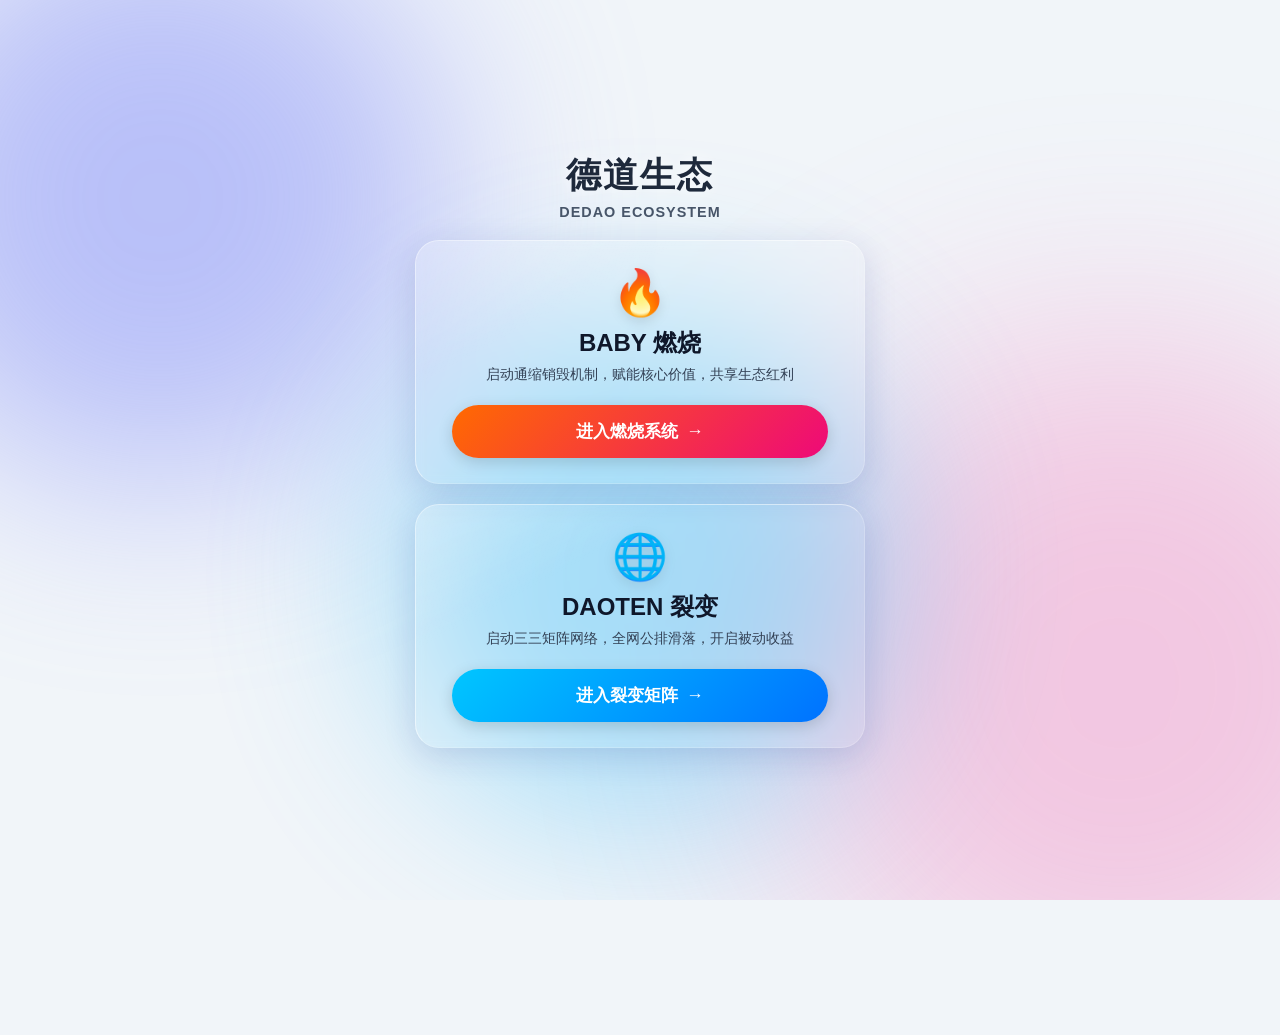
<file: index.html>
<!DOCTYPE html>
<html lang="zh-CN">
<head>
    <meta charset="UTF-8">
    <meta name="viewport" content="width=device-width, initial-scale=1.0, maximum-scale=1.0, user-scalable=no, viewport-fit=cover">
    <title>德道生态 DeDao Ecosystem</title>
    <style>
        /* 基础重置 */
        * {
            margin: 0;
            padding: 0;
            box-sizing: border-box;
            font-family: -apple-system, BlinkMacSystemFont, "Segoe UI", Roboto, Helvetica, Arial, sans-serif;
            -webkit-tap-highlight-color: transparent;
        }

        /* 锁死视口，一屏到底 */
        html, body {
            width: 100%;
            height: 100%;
            overflow: hidden; 
            position: fixed; 
            top: 0;
            left: 0;
            /* 升级为更纯净、有质感的浅冷银灰底色 */
            background-color: #f1f5f9; 
        }

        /* 高级感核心：流体光晕 (Mesh Gradient)
           利用超大范围的 filter: blur() 把色块融化成“光”，彻底告别土气 
        */
        .bg-shape-1 {
            position: absolute;
            width: 45vw;
            height: 45vw;
            min-width: 350px;
            min-height: 350px;
            background: #818cf8; /* 莫兰迪靛蓝 */
            border-radius: 50%;
            top: -10%;
            left: -10%;
            z-index: 1;
            /* 灵魂参数：极其强烈的模糊，把色块打散成光影 */
            filter: blur(100px); 
            opacity: 0.5;
            animation: float 15s ease-in-out infinite;
        }
        
        .bg-shape-2 {
            position: absolute;
            width: 55vw;
            height: 55vw;
            min-width: 400px;
            min-height: 400px;
            background: #f472b6; /* 极光粉 */
            border-radius: 50%;
            bottom: -15%;
            right: -15%;
            z-index: 1;
            filter: blur(120px);
            opacity: 0.35;
            animation: float 18s ease-in-out infinite reverse;
        }

        .bg-shape-3 {
            position: absolute;
            width: 40vw;
            height: 40vw;
            min-width: 300px;
            min-height: 300px;
            background: #38bdf8; /* 科技天蓝 */
            border-radius: 50%;
            top: 35%;
            left: 50%;
            transform: translateX(-50%);
            z-index: 1;
            filter: blur(90px);
            opacity: 0.4;
            animation: floatPulse 12s ease-in-out infinite;
        }

        /* 增加极其缓慢的呼吸悬浮动画，动态是“昂贵感”的来源 */
        @keyframes float {
            0% { transform: translateY(0) scale(1); }
            50% { transform: translateY(-40px) scale(1.05); }
            100% { transform: translateY(0) scale(1); }
        }
        @keyframes floatPulse {
            0% { transform: translate(-50%, 0) scale(1); }
            50% { transform: translate(-50%, -30px) scale(1.1); }
            100% { transform: translate(-50%, 0) scale(1); }
        }

        /* 保证主体内容在球体上面 */
        .main-wrapper {
            position: relative;
            z-index: 10;
            width: 100%;
            height: 100%;
            display: flex;
            flex-direction: column;
            align-items: center;
            justify-content: center;
            padding: 10px;
        }

        /* 顶部标题区域 */
        .header {
            text-align: center;
            margin-bottom: 20px;
        }
        .header h1 {
            font-size: 2.2rem;
            font-weight: 800;
            letter-spacing: 2px;
            color: #1e293b;
            margin-bottom: 5px;
            text-shadow: 0 0 15px rgba(255,255,255,0.8);
        }
        .header p {
            font-size: 0.9rem;
            color: #475569;
            letter-spacing: 1px;
            font-weight: 600;
        }

        /* 核心布局容器 */
        .portal-container {
            display: flex;
            flex-direction: column;
            gap: 20px;
            width: 92%; 
            max-width: 450px;
        }

        /* === 灵魂：浴室磨砂毛玻璃底板 === */
        .glass-card {
            width: 100%;
            background: rgba(255, 255, 255, 0);
            backdrop-filter: blur(5px);
            -webkit-backdrop-filter: blur(5px);
            border: 1.5px solid rgba(255, 255, 255, 0.2);
            border-top: 1.5px solid rgba(255, 255, 255, 0.5);
            border-left: 1.5px solid rgba(255, 255, 255, 0.5);
            border-radius: 24px;
            padding: 25px 15px;
            display: flex;
            flex-direction: column;
            align-items: center;
            position: relative;
            box-shadow: 0 8px 32px 0 rgba(31, 38, 135, 0.15);
            overflow: hidden;
        }

        /* 玻璃表面的对角线高光反光 (高级感的秘密) */
        .glass-card::before {
            content: '';
            position: absolute;
            top: -50%; left: -50%; width: 200%; height: 200%;
            background: linear-gradient(
                to bottom right, 
                rgba(255, 255, 255, 0.6) 0%, 
                rgba(255, 255, 255, 0.0) 40%, 
                rgba(255, 255, 255, 0.0) 100%
            );
            pointer-events: none;
            z-index: 1;
        }

        /* 卡片内部内容 */
        .card-content {
            display: flex;
            flex-direction: column;
            align-items: center;
            text-align: center;
            margin-bottom: 20px;
            z-index: 2;
        }

        .icon-box {
            font-size: 2.8rem;
            margin-bottom: 8px;
            filter: drop-shadow(0 4px 6px rgba(0, 0, 0, 0.1));
        }

        .card-content h2 {
            font-size: 1.5rem;
            font-weight: 800;
            margin-bottom: 6px;
            color: #0f172a; 
        }

        .card-content p {
            font-size: 0.85rem;
            color: #334155;
            line-height: 1.5;
            padding: 0 15px;
            font-weight: 500;
        }

        /* === 悬浮实体大按钮 === */
        .solid-btn {
            width: 90%; 
            padding: 15px 0;
            border-radius: 50px;
            font-size: 1.05rem;
            font-weight: 700;
            text-align: center;
            text-decoration: none;
            color: #ffffff;
            position: relative;
            z-index: 2;
            box-shadow: 0 4px 15px rgba(0, 0, 0, 0.15);
            display: flex;
            justify-content: center;
            align-items: center;
            gap: 8px;
            transition: all 0.2s ease;
        }

        .solid-btn:active {
            transform: translateY(2px);
            box-shadow: 0 2px 5px rgba(0, 0, 0, 0.2);
        }

        /* 燃烧按钮 */
        .btn-burn {
            background: linear-gradient(135deg, #ff6a00 0%, #ee0979 100%);
        }

        /* 裂变按钮 */
        .btn-fission {
            background: linear-gradient(135deg, #00c6ff 0%, #0072ff 100%);
        }

        .arrow {
            font-size: 1.1rem;
        }

        /* 📱 小屏幕适配保底 */
        @media (max-height: 700px) {
            .header { margin-bottom: 12px; }
            .header h1 { font-size: 1.8rem; }
            .portal-container { gap: 15px; }
            .glass-card { padding: 18px 10px; }
            .icon-box { font-size: 2.2rem; margin-bottom: 5px;}
            .card-content h2 { font-size: 1.3rem; }
            .card-content p { font-size: 0.8rem; display: -webkit-box; -webkit-line-clamp: 2; -webkit-box-orient: vertical; overflow: hidden; } 
            .solid-btn { padding: 12px 0; font-size: 0.95rem; }
        }
    </style>
</head>
<body>

    <div class="bg-shape-1"></div>
    <div class="bg-shape-2"></div>
    <div class="bg-shape-3"></div>

    <div class="main-wrapper">
        <div class="header">
            <h1>德道生态</h1>
            <p>DEDAO ECOSYSTEM</p>
        </div>

        <div class="portal-container">
            <div class="glass-card">
                <div class="card-content">
                    <div class="icon-box">🔥</div>
                    <h2>BABY 燃烧</h2>
                    <p>启动通缩销毁机制，赋能核心价值，共享生态红利</p>
                </div>
                <a href="./burn.html" id="btnBurn" class="solid-btn btn-burn">
                    进入燃烧系统 <span class="arrow">→</span>
                </a>
            </div>

            <div class="glass-card">
                <div class="card-content">
                    <div class="icon-box">🌐</div>
                    <h2>DAOTEN 裂变</h2>
                    <p>启动三三矩阵网络，全网公排滑落，开启被动收益</p>
                </div>
                <a href="./daoten.html" id="btnFission" class="solid-btn btn-fission">
                    进入裂变矩阵 <span class="arrow">→</span>
                </a>
            </div>
        </div>
    </div>

   <script>
        // 获取当前浏览器网址后面的参数（比如 ?ref=0x123...），如果没有参数，就等于空字符串
        const queryString = window.location.search || "";
        
        const btnBurn = document.getElementById('btnBurn');
        const btnFission = document.getElementById('btnFission');
        
        // 1. 处理燃烧按钮 (留在老页面)
        if (btnBurn) {
            btnBurn.href = "./burn.html" + queryString;
        }
        
        // 2. 处理裂变按钮 (无论有没有参数，都必须去 Netlify！)
        if (btnFission) {
            btnFission.addEventListener("click", function(event) {
                event.preventDefault(); // 阻止原本的跳转
                event.stopPropagation(); // 阻止事件冒泡
                event.stopImmediatePropagation(); // 杀死其他拦截

                // 拼装最终的 Netlify 网址，把参数带上
                var finalUrl = "https://daoten.netlify.app/" + queryString;
                
                // 强制新标签页打开
                window.location.href = finalUrl;
            }, true); 
        }
    </script>
</body>
</html>
</file>
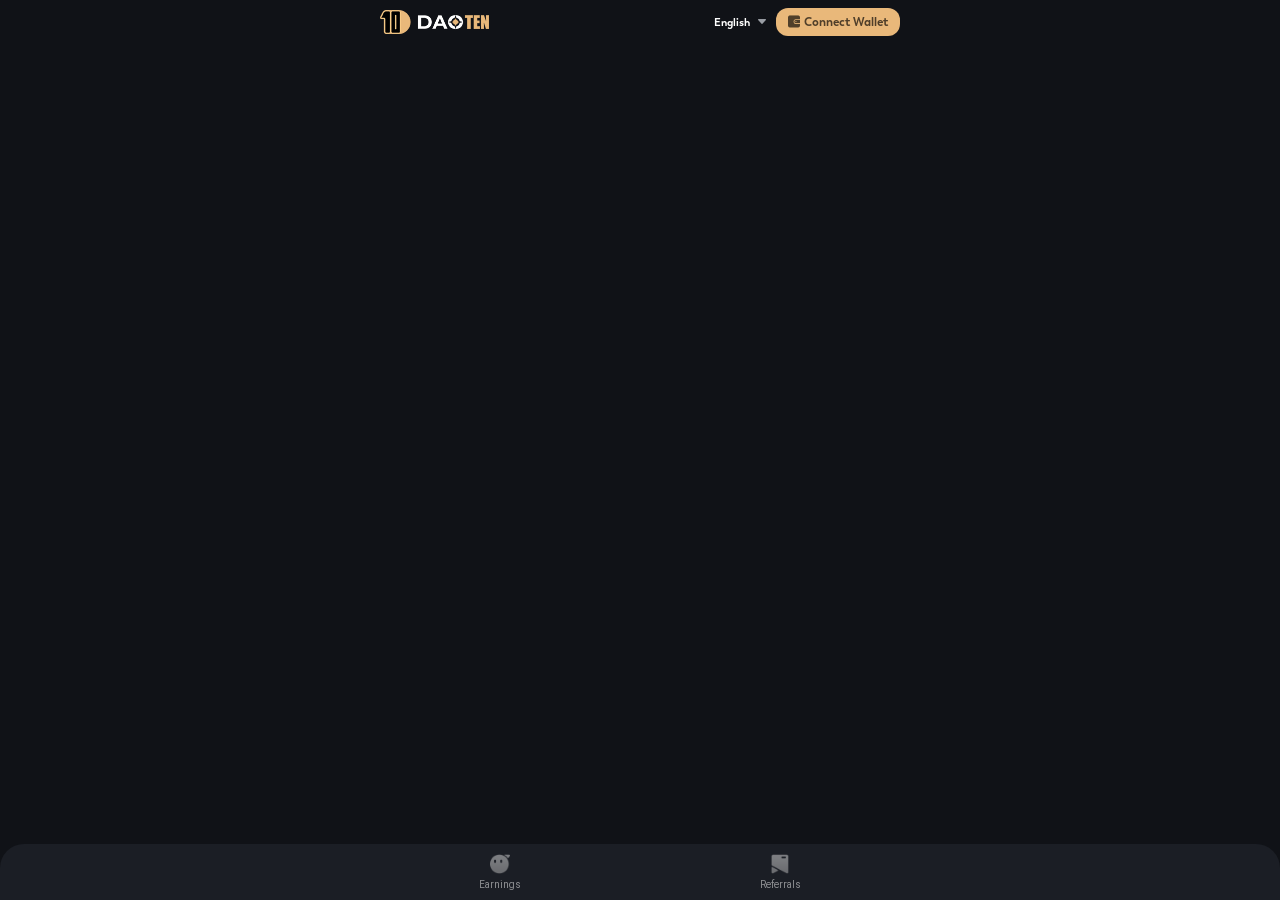
<file: daoten.html>
<!DOCTYPE html>
<html lang="en" data-theme="dark">
	<head>
		<script>
		  (function () {
		    const lang = localStorage.getItem("_LANG_") || 'en';
		    document.documentElement.setAttribute("language-theme", lang);
		  })();
		</script>
		<meta charset="utf-8">
		<meta name="viewport"
			content="width=device-width, initial-scale=1.0, minimum-scale=0.5, maximum-scale=2.0, user-scalable=yes" />
		<meta http-equiv="X-UA-Compatible" content="IE=edge,chrome=1">
		<link rel="shortcut icon" href="./images/logo_icon.png">
		<title>DAOTEN</title>
		<meta name="description" content="">
		<!--[if lt IE 9]>
		<script src="https://oss.maxcdn.com/libs/html5shiv/3.7.0/html5shiv.js"></script>
		<script src="https://oss.maxcdn.com/libs/respond.js/1.3.0/respond.min.js"></script>
		<![endif]-->

		<script type="module" crossorigin src="./assets/index-1c63b22a.js"></script>
		<link rel="stylesheet" href="./assets/index-8bcb99b6.css">
	</head>

	<body class="scrollbar">
		<noscript>
			<strong>We're sorry but doesn't work properly without JavaScript
				enabled. Please ena
			</strong>
		</noscript>
		<div id="app"></div>
		
	</body>
</html>
</file>
